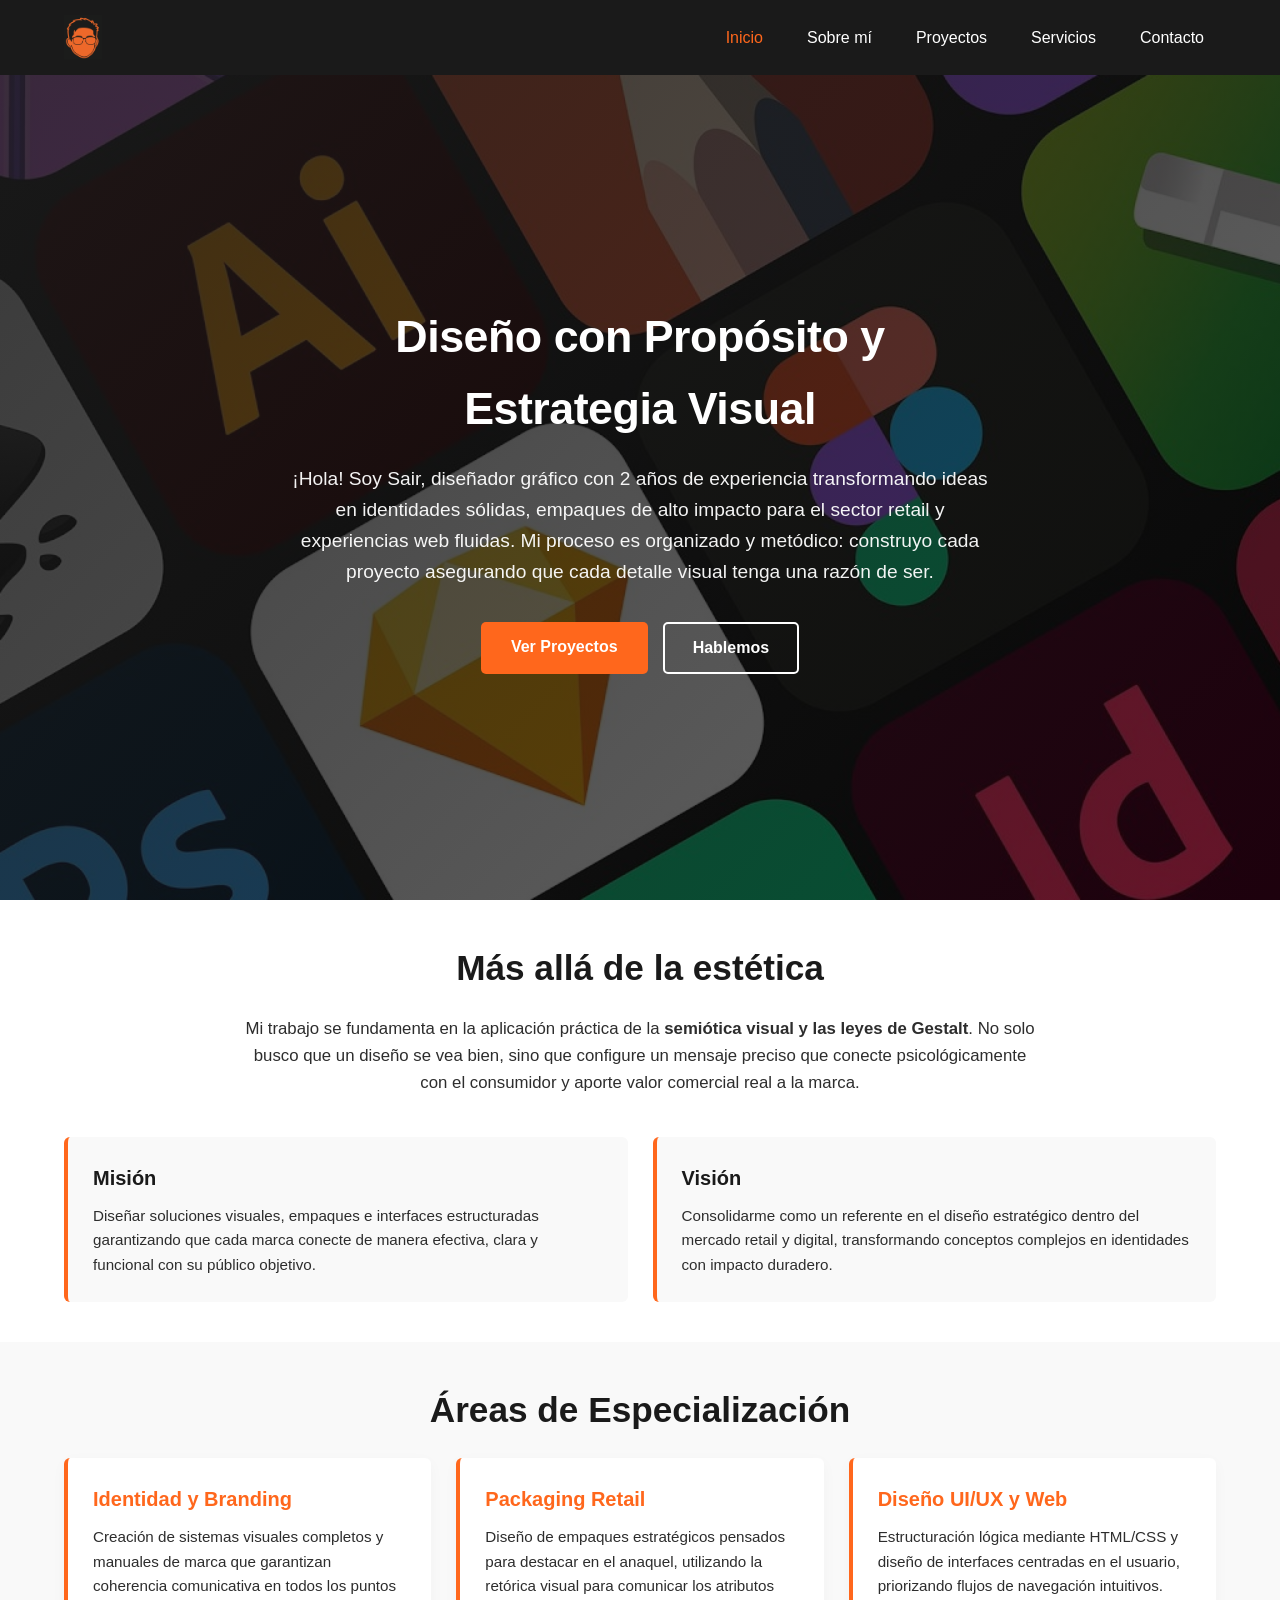
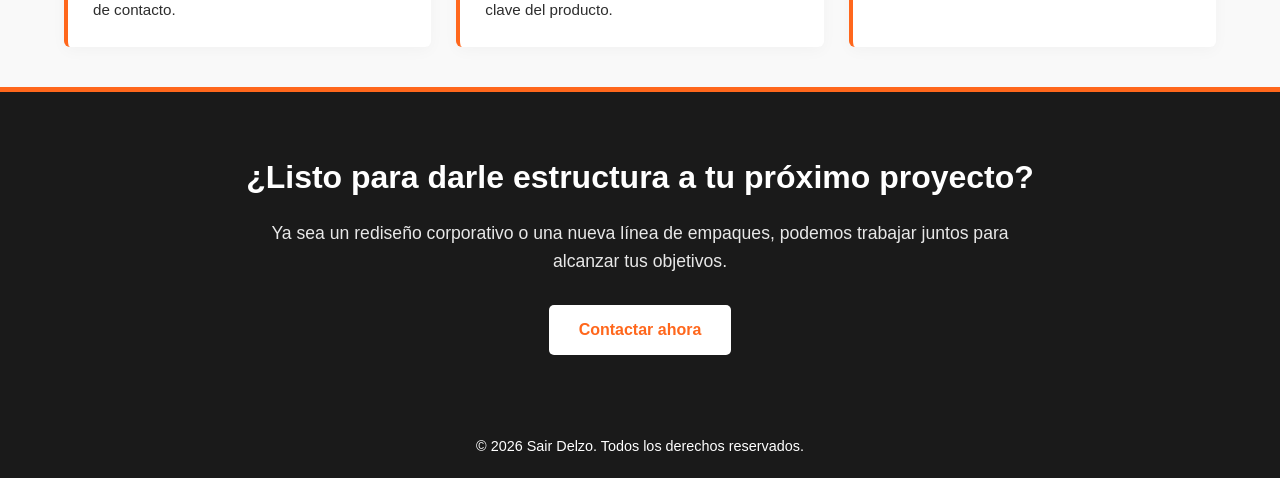
<file: index.html>
<!DOCTYPE html>
<html lang="es">
<head>
    <meta charset="UTF-8">
    <meta name="viewport" content="width=device-width, initial-scale=1.0">
    <title>Mi Portafolio</title>
    <link rel="stylesheet" href="CSS/style.css">
</head>
<body>
    <header id="main-header">
        <div class="header-contenedor">
            <a href="index.html" id="logo-link">
                <img src="imagenes/marca.png" alt="Logo de Mi Portafolio" id="logo-img">
            </a>          
            <nav class="navbar">
                <ul class="nav-links">
                    <li><a href="#inicio" class="nav-item active">Inicio</a></li>
                    <li><a href="pages/sobre-mi.html" class="nav-item">Sobre mí</a></li>
                    <li><a href="pages/proyectos.html" class="nav-item">Proyectos</a></li>
                    <li><a href="#servicios" class="nav-item">Servicios</a></li>
                    <li><a href="#contacto" class="nav-item">Contacto</a></li>
                </ul>
            </nav>
        </div>
    </header>

    <main>
        <section id="inicio" class="hero-fondo">
            <div class="hero-overlay"></div> 
            <div class="hero-content">
                <h1 class="main-title text-light">Diseño con Propósito y Estrategia Visual</h1>
                <p class="intro-paragraph text-light">
                    ¡Hola! Soy Sair, diseñador gráfico con 2 años de experiencia transformando ideas en identidades sólidas, empaques de alto impacto para el sector retail y experiencias web fluidas. Mi proceso es organizado y metódico: construyo cada proyecto asegurando que cada detalle visual tenga una razón de ser.
                </p>
                <div class="hero-botones">
                    <a href="pages/proyectos.html" class="btn-proyecto">Ver Proyectos</a>
                    <a href="pages/contacto.html" class="btn-secundario">Hablemos</a>
                </div>
            </div>
        </section>

        <section id="enfoque" class="seccion-espaciada fondo-blanco">
            <div class="contenedor-bloque">
                <div class="cabecera-seccion" style="text-align: center; margin-bottom: 40px;">
                    <h2 class="subtitulo-seccion">Más allá de la estética</h2>
                    <p class="parrafo-comun" style="max-width: 800px; margin: 0 auto;">
                        Mi trabajo se fundamenta en la aplicación práctica de la <strong>semiótica visual y las leyes de Gestalt</strong>. No solo busco que un diseño se vea bien, sino que configure un mensaje preciso que conecte psicológicamente con el consumidor y aporte valor comercial real a la marca.
                    </p>
                </div>
                
                <div class="grid-habilidades">
                    <div class="tarjeta-habilidad">
                        <h4>Misión</h4>
                        <p>Diseñar soluciones visuales, empaques e interfaces estructuradas garantizando que cada marca conecte de manera efectiva, clara y funcional con su público objetivo.</p>
                    </div>
                    <div class="tarjeta-habilidad">
                        <h4>Visión</h4>
                        <p>Consolidarme como un referente en el diseño estratégico dentro del mercado retail y digital, transformando conceptos complejos en identidades con impacto duradero.</p>
                    </div>
                </div>
            </div>
        </section>

        <section id="servicios-resumen" class="seccion-espaciada">
            <div class="contenedor-bloque">
                <h2 class="subtitulo-seccion centrado espaciado-inferior">Áreas de Especialización</h2>
                <div class="grid-habilidades">
                    <div class="tarjeta-habilidad tarjeta-blanca">
                        <h4 class="texto-acento">Identidad y Branding</h4>
                        <p>Creación de sistemas visuales completos y manuales de marca que garantizan coherencia comunicativa en todos los puntos de contacto.</p>
                    </div>
                    <div class="tarjeta-habilidad tarjeta-blanca">
                        <h4 class="texto-acento">Packaging Retail</h4>
                        <p>Diseño de empaques estratégicos pensados para destacar en el anaquel, utilizando la retórica visual para comunicar los atributos clave del producto.</p>
                    </div>
                    <div class="tarjeta-habilidad tarjeta-blanca">
                        <h4 class="texto-acento">Diseño UI/UX y Web</h4>
                        <p>Estructuración lógica mediante HTML/CSS y diseño de interfaces centradas en el usuario, priorizando flujos de navegación intuitivos.</p>
                    </div>
                </div>
            </div>
        </section>

        <section class="seccion-cta">
            <div class="contenedor-bloque cta-contenido">
                <h2 class="text-light titulo-cta">¿Listo para darle estructura a tu próximo proyecto?</h2>
                <p class="text-light parrafo-cta">Ya sea un rediseño corporativo o una nueva línea de empaques, podemos trabajar juntos para alcanzar tus objetivos.</p>
                <a href="pages/contacto.html" class="btn-proyecto btn-blanco">Contactar ahora</a>
            </div>
        </section>
    </main>

    <footer id="main-footer">
        <p>&copy; 2026 Sair Delzo. Todos los derechos reservados.</p>
    </footer>
</body>
</html>
</file>
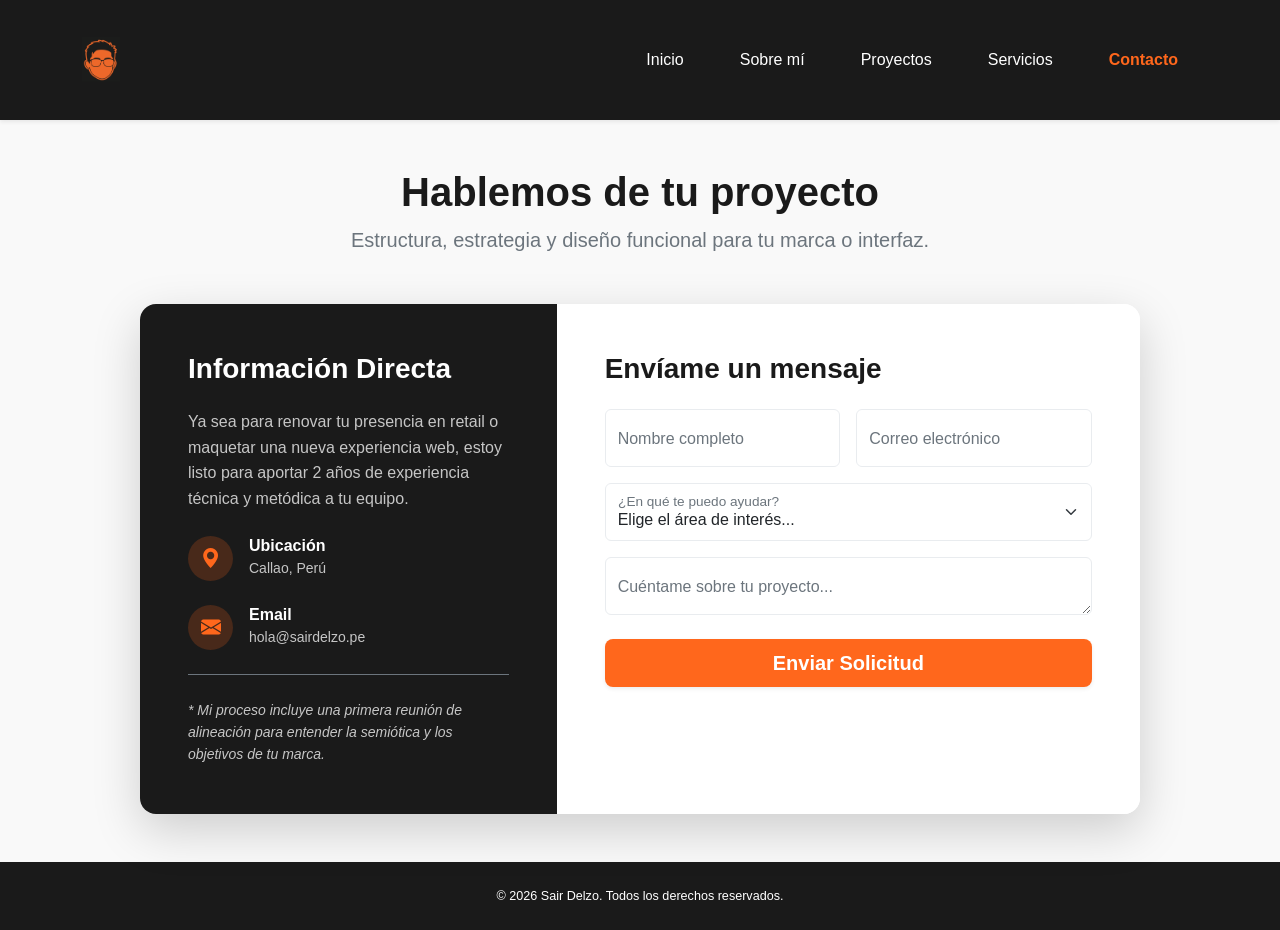
<file: pages/contacto.html>
<!DOCTYPE html>
<html lang="es">
<head>
    <meta charset="UTF-8">
    <meta name="viewport" content="width=device-width, initial-scale=1.0">
    <title>Contacto - Mi Portafolio</title>
    
    <link href="https://cdn.jsdelivr.net/npm/bootstrap@5.3.3/dist/css/bootstrap.min.css" rel="stylesheet">
    <link rel="stylesheet" href="https://cdn.jsdelivr.net/npm/bootstrap-icons@1.11.1/font/bootstrap-icons.css">
    
    <link rel="stylesheet" href="../CSS/style.css">
</head>
<body class="d-flex flex-column min-vh-100">

    <header id="main-header" class="sticky-top shadow-sm fondo-oscuro-marca">
        <nav class="navbar navbar-expand-lg navbar-dark py-3">
            <div class="container">
                <a class="navbar-brand" href="../index.html">
                    <img src="../imagenes/marca.png" alt="Logo de Mi Portafolio" id="logo-img">
                </a>
                
                <button class="navbar-toggler" type="button" data-bs-toggle="collapse" data-bs-target="#navbarNav">
                    <span class="navbar-toggler-icon"></span>
                </button>
                
                <div class="collapse navbar-collapse" id="navbarNav">
                    <ul class="navbar-nav ms-auto gap-3">
                        <li class="nav-item"><a href="../index.html" class="nav-link text-white">Inicio</a></li>
                        <li class="nav-item"><a href="sobre-mi.html" class="nav-link text-white">Sobre mí</a></li>
                        <li class="nav-item"><a href="proyectos.html" class="nav-link text-white">Proyectos</a></li>
                        <li class="nav-item"><a href="servicios.html" class="nav-link text-white">Servicios</a></li>
                        <li class="nav-item"><a href="contacto.html" class="nav-link active fw-bold texto-naranja">Contacto</a></li>
                    </ul>
                </div>
            </div>
        </nav>
    </header>

    <main class="flex-grow-1 py-5 d-flex align-items-center">
        <div class="container">
            <div class="text-center mb-5">
                <h1 class="fw-bold texto-oscuro-marca">Hablemos de tu proyecto</h1>
                <p class="text-secondary lead">Estructura, estrategia y diseño funcional para tu marca o interfaz.</p>
            </div>

            <div class="card border-0 shadow-lg overflow-hidden rounded-4 mx-auto ancho-maximo-1000">
                <div class="row g-0">
                    
                    <div class="col-lg-5 text-white p-5 d-flex flex-column justify-content-center fondo-oscuro-marca">
                        <h3 class="fw-bold mb-4">Información Directa</h3>
                        <p class="mb-4 opacity-75">Ya sea para renovar tu presencia en retail o maquetar una nueva experiencia web, estoy listo para aportar 2 años de experiencia técnica y metódica a tu equipo.</p>
                        
                        <div class="d-flex align-items-center mb-4">
                            <div class="icono-contacto-circulo me-3">
                                <i class="bi bi-geo-alt-fill fs-5"></i>
                            </div>
                            <div>
                                <h6 class="mb-0 fw-bold">Ubicación</h6>
                                <span class="small opacity-75">Callao, Perú</span>
                            </div>
                        </div>

                        <div class="d-flex align-items-center mb-4">
                            <div class="icono-contacto-circulo me-3">
                                <i class="bi bi-envelope-fill fs-5"></i>
                            </div>
                            <div>
                                <h6 class="mb-0 fw-bold">Email</h6>
                                <span class="small opacity-75">hola@sairdelzo.pe</span>
                            </div>
                        </div>
                        
                        <div class="mt-auto pt-4 border-top border-secondary">
                            <p class="small mb-0 opacity-75"><em>* Mi proceso incluye una primera reunión de alineación para entender la semiótica y los objetivos de tu marca.</em></p>
                        </div>
                    </div>

                    <div class="col-lg-7 bg-white p-5">
                        <h3 class="fw-bold mb-4 texto-oscuro-marca">Envíame un mensaje</h3>
                        
                        <form action="#" method="POST">
                            <div class="row g-3">
                                <div class="col-md-6">
                                    <div class="form-floating">
                                        <input type="text" class="form-control focus-ring focus-ring-warning border-light-subtle" id="nombre" placeholder="Tu nombre" required>
                                        <label for="nombre" class="text-secondary">Nombre completo</label>
                                    </div>
                                </div>
                                
                                <div class="col-md-6">
                                    <div class="form-floating">
                                        <input type="email" class="form-control focus-ring focus-ring-warning border-light-subtle" id="email" placeholder="tu@correo.com" required>
                                        <label for="email" class="text-secondary">Correo electrónico</label>
                                    </div>
                                </div>

                                <div class="col-12">
                                    <div class="form-floating">
                                        <select class="form-select focus-ring focus-ring-warning border-light-subtle" id="servicio" aria-label="Selecciona un servicio">
                                            <option selected disabled>Elige el área de interés...</option>
                                            <option value="branding">Identidad Visual y Branding</option>
                                            <option value="packaging">Packaging para Retail</option>
                                            <option value="uxui">Diseño Web / UX-UI</option>
                                            <option value="otro">Otro proyecto</option>
                                        </select>
                                        <label for="servicio" class="text-secondary">¿En qué te puedo ayudar?</label>
                                    </div>
                                </div>

                                <div class="col-12">
                                    <div class="form-floating">
                                        <textarea class="form-control focus-ring focus-ring-warning border-light-subtle area-mensaje" placeholder="Escribe tu mensaje aquí" id="mensaje" required></textarea>
                                        <label for="mensaje" class="text-secondary">Cuéntame sobre tu proyecto...</label>
                                    </div>
                                </div>

                                <div class="col-12 mt-4">
                                    <button type="submit" class="btn btn-contacto text-white w-100 btn-lg fw-bold shadow-sm">
                                        Enviar Solicitud
                                    </button>
                                </div>
                            </div>
                        </form>
                    </div>

                </div>
            </div>
        </div>
    </main>

    <footer id="main-footer" class="py-4 text-center mt-auto">
        <div class="container">
            <p class="mb-0 small text-white">&copy; 2026 Sair Delzo. Todos los derechos reservados.</p>
        </div>
    </footer>

    <script src="https://cdn.jsdelivr.net/npm/bootstrap@5.3.3/dist/js/bootstrap.bundle.min.js"></script>
    
</body>
</html>
</file>
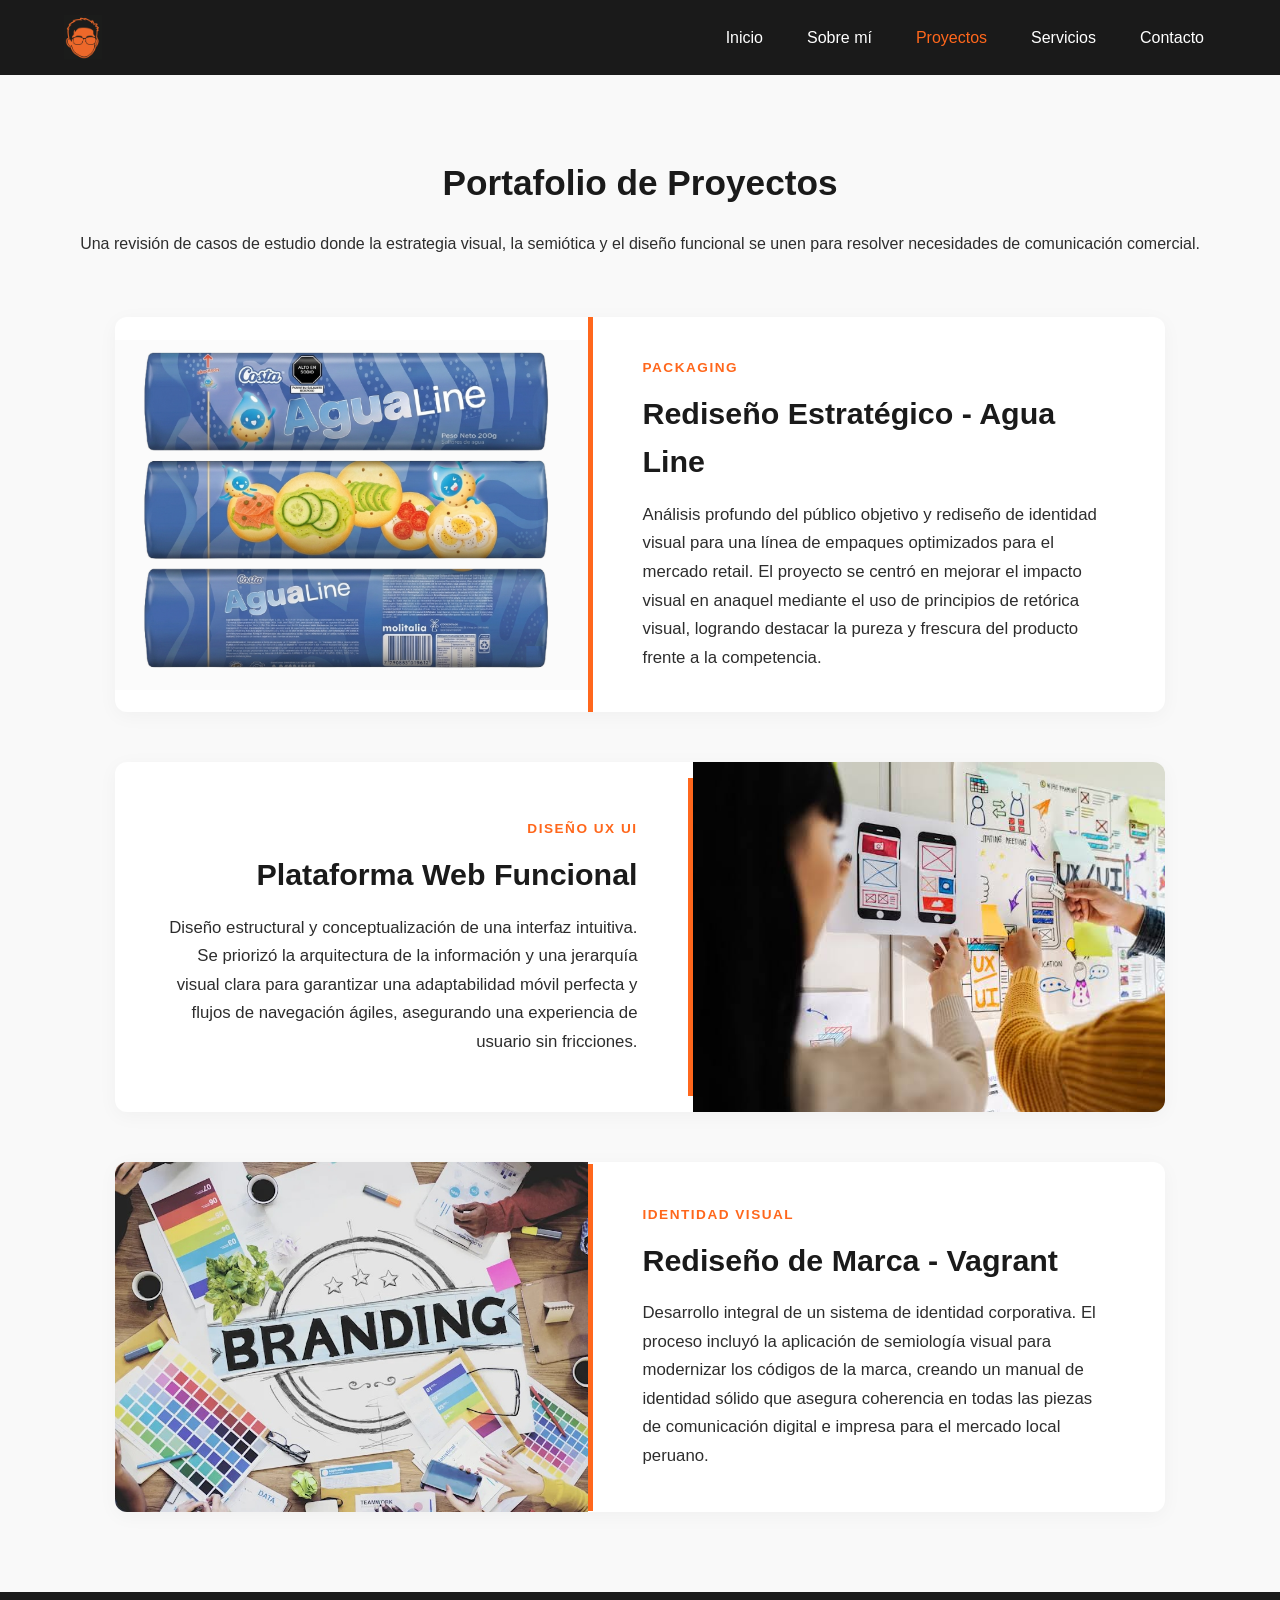
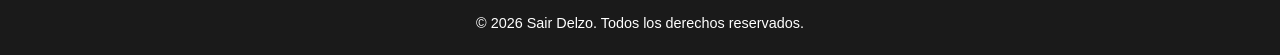
<file: pages/proyectos.html>
<!DOCTYPE html>
<html lang="es">
<head>
    <meta charset="UTF-8">
    <meta name="viewport" content="width=device-width, initial-scale=1.0">
    <title>Proyectos - Mi Portafolio</title>
    <link rel="stylesheet" href="../CSS/style.css">
</head>
<body>
    <header id="main-header">
        <div class="header-contenedor">
            <a href="../index.html" id="logo-link">
                <img src="../imagenes/marca.png" alt="Logo de Mi Portafolio" id="logo-img">
            </a>     
        
            <nav class="navbar">
                <ul class="nav-links">
                    <li><a href="../index.html" class="nav-item">Inicio</a></li>
                    <li><a href="sobre-mi.html" class="nav-item">Sobre mí</a></li>
                    <li><a href="proyectos.html" class="nav-item active">Proyectos</a></li>
                    <li><a href="servicios.html" class="nav-item">Servicios</a></li>
                    <li><a href="contacto.html" class="nav-item">Contacto</a></li>
                </ul>
            </nav>
        </div>
    </header>

    <main class="contenido-paginas">
        <section class="seccion-espaciada">
            <div class="contenedor-bloque">
                <div class="cabecera-proyectos">
                    <h2 class="subtitulo-seccion">Portafolio de Proyectos</h2>
                    <p class="descripcion-introductoria">Una revisión de casos de estudio donde la estrategia visual, la semiótica y el diseño funcional se unen para resolver necesidades de comunicación comercial.</p>
                </div>
                
                <div class="lista-proyectos-alternos">
                    <article class="proyecto-alterno">
                        <div class="alterno-imagen">
                            <img src="../imagenes/agua-line.png" alt="Rediseño de empaque Agua Line con enfoque en retórica visual">
                        </div>
                        <div class="alterno-texto">
                            <span class="categoria-proyecto">Packaging</span>
                            <h3 class="titulo-proyecto-texto">Rediseño Estratégico - Agua Line</h3>
                            <p class="extracto-proyecto-texto">Análisis profundo del público objetivo y rediseño de identidad visual para una línea de empaques optimizados para el mercado retail. El proyecto se centró en mejorar el impacto visual en anaquel mediante el uso de principios de retórica visual, logrando destacar la pureza y frescura del producto frente a la competencia.</p>
                        </div>
                    </article>

                    <article class="proyecto-alterno inverso">
                        <div class="alterno-imagen">
                            <img src="../imagenes/ux-ui.jpeg" alt="Maquetación HTML y CSS de Plataforma Web">
                        </div>
                        <div class="alterno-texto">
                            <span class="categoria-proyecto"> Diseño UX UI</span>
                            <h3 class="titulo-proyecto-texto">Plataforma Web Funcional</h3>
                            <p class="extracto-proyecto-texto">Diseño estructural y conceptualización de una interfaz intuitiva. Se priorizó la arquitectura de la información y una jerarquía visual clara para garantizar una adaptabilidad móvil perfecta y flujos de navegación ágiles, asegurando una experiencia de usuario sin fricciones.</p>
                        </div>
                    </article>

                    <article class="proyecto-alterno">
                        <div class="alterno-imagen">
                            <img src="../imagenes/branding.jpeg" alt="Manual de marca y semiología visual de Vagrant">
                        </div>
                        <div class="alterno-texto">
                            <span class="categoria-proyecto">Identidad Visual</span>
                            <h3 class="titulo-proyecto-texto">Rediseño de Marca - Vagrant</h3>
                            <p class="extracto-proyecto-texto">Desarrollo integral de un sistema de identidad corporativa. El proceso incluyó la aplicación de semiología visual para modernizar los códigos de la marca, creando un manual de identidad sólido que asegura coherencia en todas las piezas de comunicación digital e impresa para el mercado local peruano.</p>
                        </div>
                    </article>
                </div>
            </div>
        </section>
    </main>

    <footer id="main-footer">
        <p>&copy; 2026 Sair Delzo. Todos los derechos reservados.</p>
    </footer>
</body>
</html>
</file>
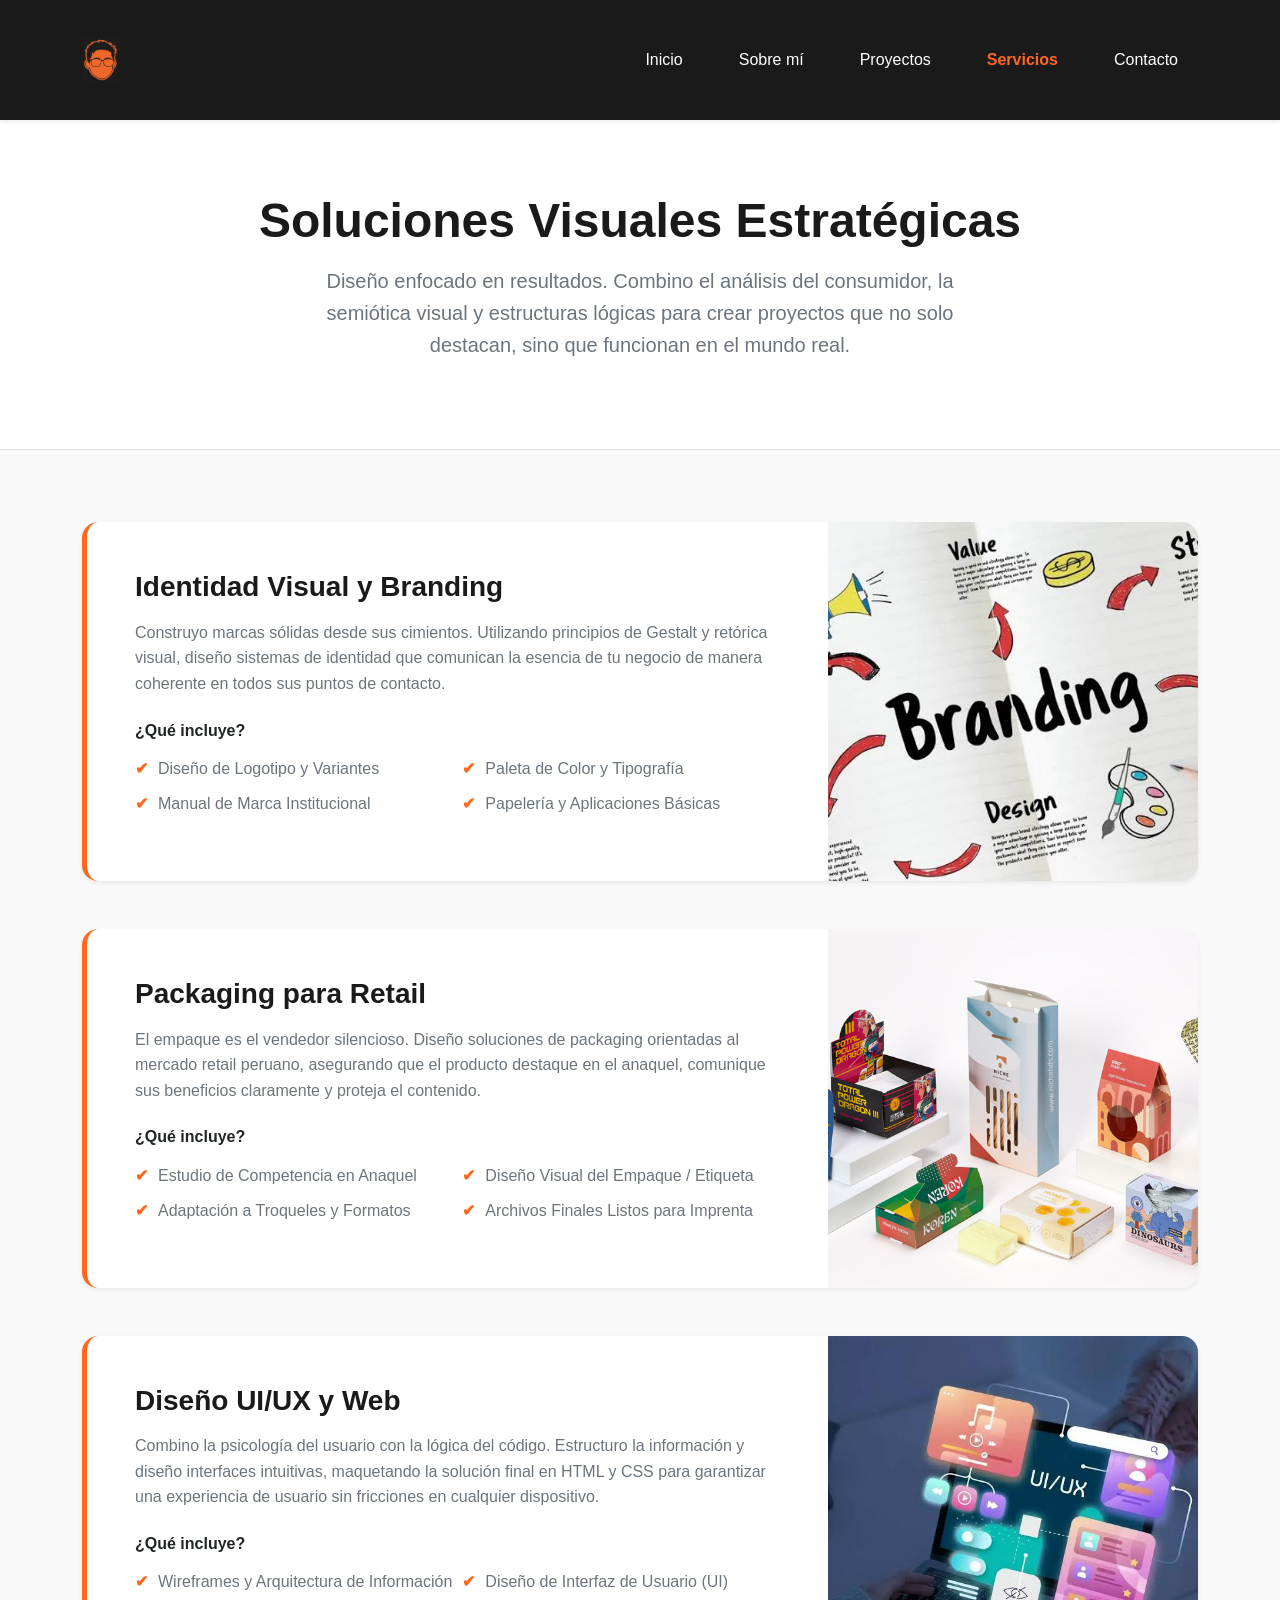
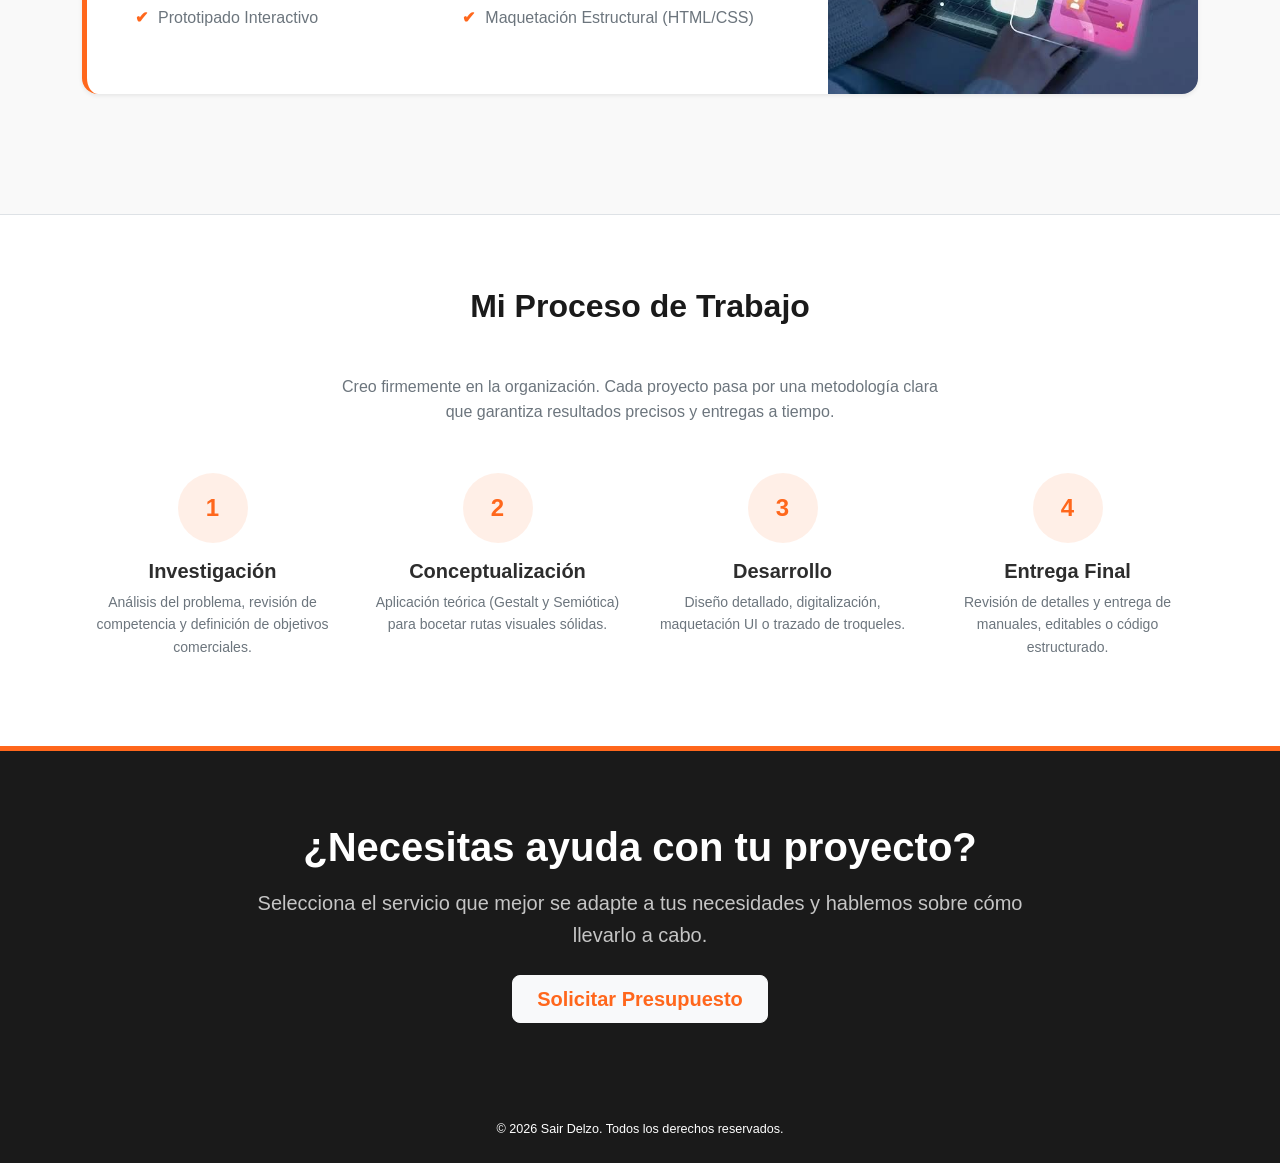
<file: pages/servicios.html>
<!DOCTYPE html>
<html lang="es">
<head>
    <meta charset="UTF-8">
    <meta name="viewport" content="width=device-width, initial-scale=1.0">
    <title>Servicios - Mi Portafolio</title>
    
    <link href="https://cdn.jsdelivr.net/npm/bootstrap@5.3.3/dist/css/bootstrap.min.css" rel="stylesheet">
    
    <link rel="stylesheet" href="../CSS/style.css">
</head>
<body class="d-flex flex-column min-vh-100">

    <header id="main-header" class="sticky-top shadow-sm">
        <nav class="navbar navbar-expand-lg navbar-dark py-3">
            <div class="container">
                <a class="navbar-brand" href="../index.html">
                    <img src="../imagenes/marca.png" alt="Logo de Mi Portafolio" id="logo-img">
                </a>
                <button class="navbar-toggler" type="button" data-bs-toggle="collapse" data-bs-target="#navbarNav">
                    <span class="navbar-toggler-icon"></span>
                </button>
                <div class="collapse navbar-collapse" id="navbarNav">
                    <ul class="navbar-nav ms-auto gap-3">
                        <li class="nav-item"><a href="../index.html" class="nav-link text-white">Inicio</a></li>
                        <li class="nav-item"><a href="sobre-mi.html" class="nav-link text-white">Sobre mí</a></li>
                        <li class="nav-item"><a href="proyectos.html" class="nav-link text-white">Proyectos</a></li>
                        <li class="nav-item"><a href="servicios.html" class="nav-link active fw-bold texto-naranja">Servicios</a></li>
                        <li class="nav-item"><a href="contacto.html" class="nav-link text-white">Contacto</a></li>
                    </ul>
                </div>
            </div>
        </nav>
    </header>

    <main class="flex-grow-1">
        
        <section class="py-5 bg-white border-bottom">
            <div class="container py-4 text-center">
                <h1 class="display-5 fw-bold mb-3 texto-oscuro-marca">Soluciones Visuales Estratégicas</h1>
                <p class="lead text-secondary mx-auto ancho-maximo-700">
                    Diseño enfocado en resultados. Combino el análisis del consumidor, la semiótica visual y estructuras lógicas para crear proyectos que no solo destacan, sino que funcionan en el mundo real.
                </p>
            </div>
        </section>

        <section class="py-5">
            <div class="container py-4">
                
                <div class="card border-0 shadow-sm mb-5 rounded-4 overflow-hidden tarjeta-borde-naranja">
                    <div class="row g-0 h-100">
                        <div class="col-lg-8 p-5">
                            <h3 class="fw-bold mb-3 texto-oscuro-marca">Identidad Visual y Branding</h3>
                            <p class="text-secondary mb-4">Construyo marcas sólidas desde sus cimientos. Utilizando principios de Gestalt y retórica visual, diseño sistemas de identidad que comunican la esencia de tu negocio de manera coherente en todos sus puntos de contacto.</p>
                            
                            <h6 class="fw-bold mb-3">¿Qué incluye?</h6>
                            <ul class="lista-con-checks-naranjas text-secondary">
                                <li>Diseño de Logotipo y Variantes</li>
                                <li>Paleta de Color y Tipografía</li>
                                <li>Manual de Marca Institucional</li>
                                <li>Papelería y Aplicaciones Básicas</li>
                            </ul>
                        </div>
                        <div class="col-lg-4 d-none d-lg-block p-0">
                            <img src="../imagenes/Imagen1.jpeg" alt="Muestra de Branding" class="w-100 h-100" style="object-fit: cover;">
                        </div>
                    </div>
                </div>

                <div class="card border-0 shadow-sm mb-5 rounded-4 overflow-hidden tarjeta-borde-naranja">
                    <div class="row g-0 h-100">
                        <div class="col-lg-8 p-5">
                            <h3 class="fw-bold mb-3 texto-oscuro-marca">Packaging para Retail</h3>
                            <p class="text-secondary mb-4">El empaque es el vendedor silencioso. Diseño soluciones de packaging orientadas al mercado retail peruano, asegurando que el producto destaque en el anaquel, comunique sus beneficios claramente y proteja el contenido.</p>
                            
                            <h6 class="fw-bold mb-3">¿Qué incluye?</h6>
                            <ul class="lista-con-checks-naranjas text-secondary">
                                <li>Estudio de Competencia en Anaquel</li>
                                <li>Diseño Visual del Empaque / Etiqueta</li>
                                <li>Adaptación a Troqueles y Formatos</li>
                                <li>Archivos Finales Listos para Imprenta</li>
                            </ul>
                        </div>
                        <div class="col-lg-4 d-none d-lg-block p-0">
                            <img src="../imagenes/Imagen2.jpg" alt="Muestra de Packaging" class="w-100 h-100" style="object-fit: cover;">
                        </div>
                    </div>
                </div>

                <div class="card border-0 shadow-sm mb-5 rounded-4 overflow-hidden tarjeta-borde-naranja">
                    <div class="row g-0 h-100">
                        <div class="col-lg-8 p-5">
                            <h3 class="fw-bold mb-3 texto-oscuro-marca">Diseño UI/UX y Web</h3>
                            <p class="text-secondary mb-4">Combino la psicología del usuario con la lógica del código. Estructuro la información y diseño interfaces intuitivas, maquetando la solución final en HTML y CSS para garantizar una experiencia de usuario sin fricciones en cualquier dispositivo.</p>
                            
                            <h6 class="fw-bold mb-3">¿Qué incluye?</h6>
                            <ul class="lista-con-checks-naranjas text-secondary">
                                <li>Wireframes y Arquitectura de Información</li>
                                <li>Diseño de Interfaz de Usuario (UI)</li>
                                <li>Prototipado Interactivo</li>
                                <li>Maquetación Estructural (HTML/CSS)</li>
                            </ul>
                        </div>
                        <div class="col-lg-4 d-none d-lg-block p-0">
                            <img src="../imagenes/Imagen3.jpeg" alt="Muestra de UI/UX" class="w-100 h-100" style="object-fit: cover;">
                        </div>
                    </div>
                </div>

            </div>
        </section>

        <section class="py-5 bg-white border-top">
            <div class="container py-4">
                <h2 class="text-center fw-bold mb-5 texto-oscuro-marca">Mi Proceso de Trabajo</h2>
                <p class="text-center text-secondary mb-5 mx-auto ancho-maximo-600">Creo firmemente en la organización. Cada proyecto pasa por una metodología clara que garantiza resultados precisos y entregas a tiempo.</p>
                
                <div class="row g-4 text-center">
                    <div class="col-md-3">
                        <div class="numero-en-circulo mb-3 mx-auto">1</div>
                        <h5 class="fw-bold">Investigación</h5>
                        <p class="small text-secondary">Análisis del problema, revisión de competencia y definición de objetivos comerciales.</p>
                    </div>
                    <div class="col-md-3">
                        <div class="numero-en-circulo mb-3 mx-auto">2</div>
                        <h5 class="fw-bold">Conceptualización</h5>
                        <p class="small text-secondary">Aplicación teórica (Gestalt y Semiótica) para bocetar rutas visuales sólidas.</p>
                    </div>
                    <div class="col-md-3">
                        <div class="numero-en-circulo mb-3 mx-auto">3</div>
                        <h5 class="fw-bold">Desarrollo</h5>
                        <p class="small text-secondary">Diseño detallado, digitalización, maquetación UI o trazado de troqueles.</p>
                    </div>
                    <div class="col-md-3">
                        <div class="numero-en-circulo mb-3 mx-auto">4</div>
                        <h5 class="fw-bold">Entrega Final</h5>
                        <p class="small text-secondary">Revisión de detalles y entrega de manuales, editables o código estructurado.</p>
                    </div>
                </div>
            </div>
        </section>

        <section class="py-5 text-center text-white fondo-oscuro-marca linea-superior-naranja">
            <div class="container py-4 mx-auto ancho-maximo-800">
                <h2 class="display-6 fw-bold mb-3">¿Necesitas ayuda con tu proyecto?</h2>
                <p class="lead mb-4 opacity-75">Selecciona el servicio que mejor se adapte a tus necesidades y hablemos sobre cómo llevarlo a cabo.</p>
                <a href="contacto.html" class="btn btn-light btn-lg fw-bold px-4 py-2 texto-naranja">Solicitar Presupuesto</a>
            </div>
        </section>

    </main>

    <footer id="main-footer" class="py-4 mt-auto">
        <div class="container">
            <p class="mb-0 small">&copy; 2026 Sair Delzo. Todos los derechos reservados.</p>
        </div>
    </footer>

    <script src="https://cdn.jsdelivr.net/npm/bootstrap@5.3.3/dist/js/bootstrap.bundle.min.js"></script>
    
</body>
</html>
</file>
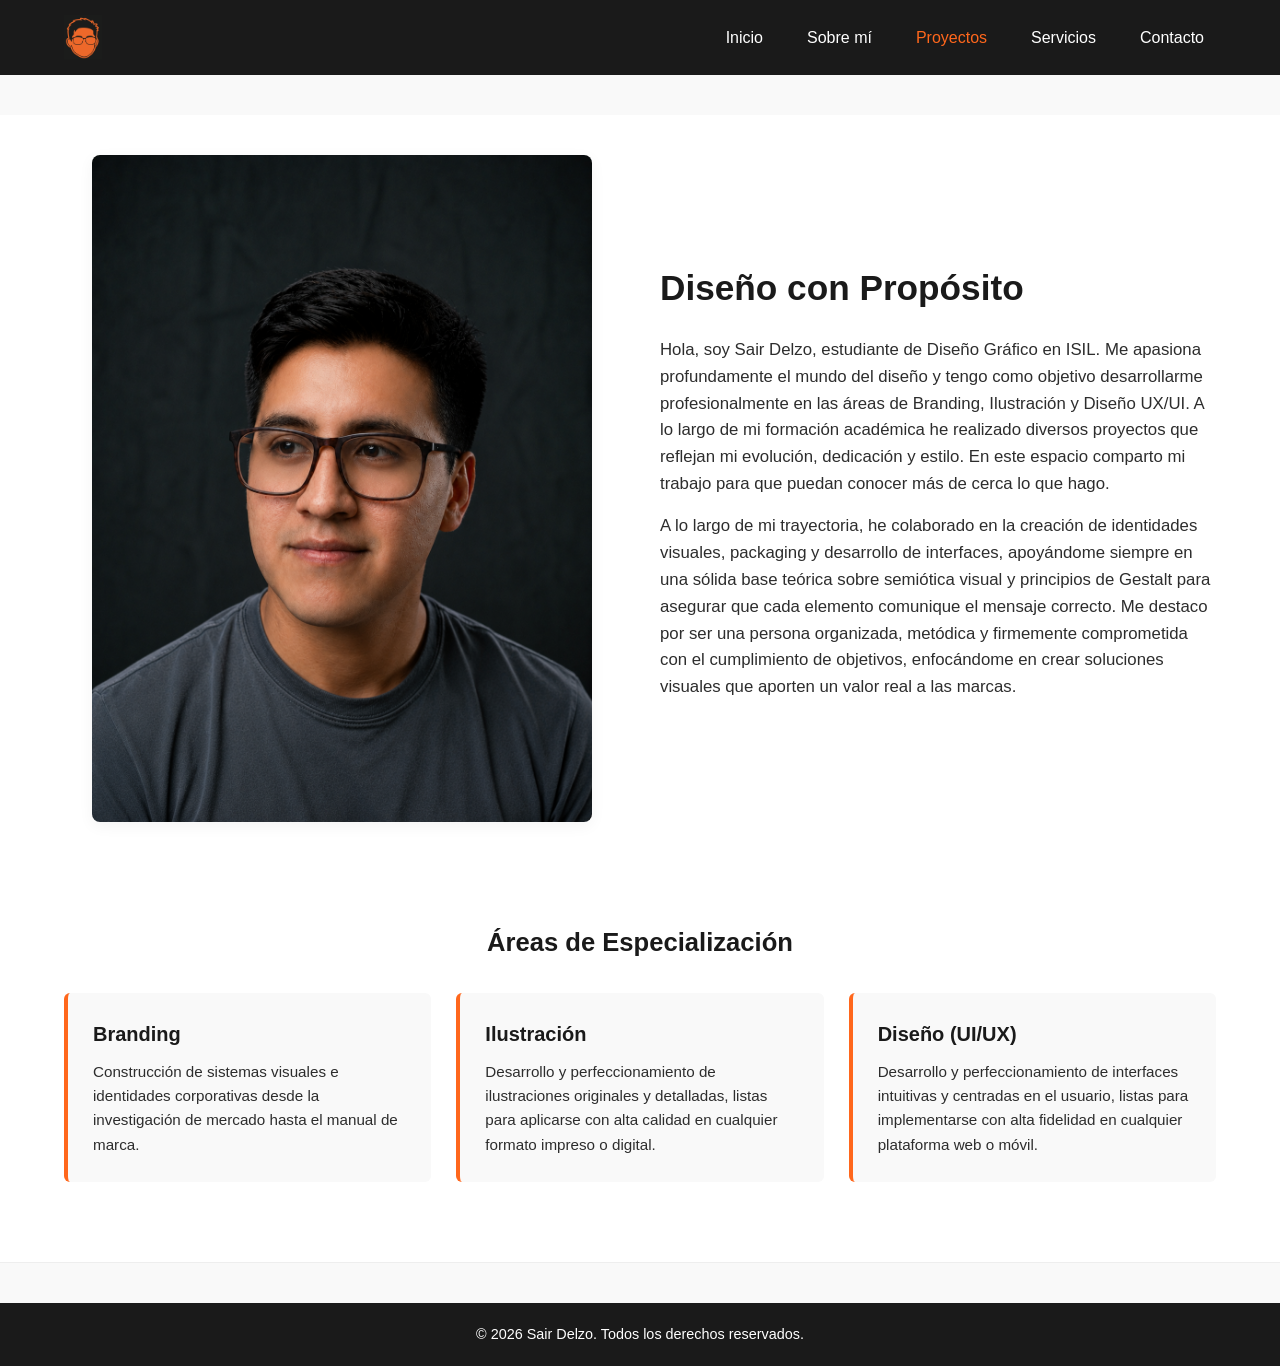
<file: pages/sobre-mi.html>
<!DOCTYPE html>
<html lang="es">
<head>
    <meta charset="UTF-8">
    <meta name="viewport" content="width=device-width, initial-scale=1.0">
    <title>Sobre Mí - Mi Portafolio</title>
    <link rel="stylesheet" href="../CSS/style.css">
</head>
<body>
    <header id="main-header">
    <div class="header-contenedor">
            <a href="../index.html" id="logo-link">
                <img src="../imagenes/marca.png" alt="Logo de Mi Portafolio" id="logo-img">
            </a>     
        
            <nav class="navbar">
                <ul class="nav-links">
                    <li><a href="../index.html" class="nav-item">Inicio</a></li>
                    <li><a href="sobre-mi.html" class="nav-item">Sobre mí</a></li>
                    <li><a href="proyectos.html" class="nav-item active">Proyectos</a></li>
                    <li><a href="servicios.html" class="nav-item">Servicios</a></li>
                    <li><a href="contacto.html" class="nav-item">Contacto</a></li>
                </ul>
            </nav>
        </div>
    </header>

    <main class="contenido-paginas">
        <section class="seccion-espaciada fondo-blanco">
            <div class="contenedor-bloque">
                <div class="grid-sobre-mi">
                    <div class="columna-imagen">
                        <img src="../imagenes/Perfil.png" alt="Sair Delzo - Diseñador Gráfico" class="imagen-perfil">
                    </div>
                    <div class="columna-texto">
                        <h2 class="subtitulo-seccion">Diseño con Propósito</h2>
                        <p class="parrafo-comun">
                            Hola, soy Sair Delzo, estudiante de Diseño Gráfico en ISIL. Me apasiona profundamente el mundo del diseño y tengo como objetivo desarrollarme profesionalmente en las áreas de Branding, Ilustración y Diseño UX/UI. A lo largo de mi formación académica he realizado diversos proyectos que reflejan mi evolución, dedicación y estilo. En este espacio comparto mi trabajo para que puedan conocer más de cerca lo que hago.</p>
                        <p class="parrafo-comun">
                            A lo largo de mi trayectoria, he colaborado en la creación de identidades visuales, packaging y desarrollo de interfaces, apoyándome siempre en una sólida base teórica sobre semiótica visual y principios de Gestalt para asegurar que cada elemento comunique el mensaje correcto. Me destaco por ser una persona organizada, metódica y firmemente comprometida con el cumplimiento de objetivos, enfocándome en crear soluciones visuales que aporten un valor real a las marcas.</p>
                    </div>
                </div>
            </div>
        </section>

        <section class="seccion-habilidades fondo-blanco">
            <div class="contenedor-bloque">
                <h3 class="titulo-intermedio">Áreas de Especialización</h3>
                <div class="grid-habilidades">
                    <div class="tarjeta-habilidad">
                        <h4>Branding</h4>
                        <p>Construcción de sistemas visuales e identidades corporativas desde la investigación de mercado hasta el manual de marca.</p>
                    </div>
                    <div class="tarjeta-habilidad">
                        <h4>Ilustración</h4>
                        <p>Desarrollo y perfeccionamiento de ilustraciones originales y detalladas, listas para aplicarse con alta calidad en cualquier formato impreso o digital.</p>
                    </div>
                    <div class="tarjeta-habilidad">
                        <h4>Diseño (UI/UX)</h4>
                        <p>Desarrollo y perfeccionamiento de interfaces intuitivas y centradas en el usuario, listas para implementarse con alta fidelidad en cualquier plataforma web o móvil.</p>
                    </div>
                </div>
            </div>
        </section>
    </main>

    <footer id="main-footer">
        <p>&copy; 2026 Sair Delzo. Todos los derechos reservados.</p>
    </footer>
</body>
</html>
</file>
<file: CSS/style.css>
:root {
    --color-principal: #1a1a1a; 
    --color-acento: #ff671c;      
    --color-texto-oscuro: #2d2d2d;
    --color-texto-claro: #ffffff; 
    --color-fondo-suave: #f9f9f9; 
    --fuente-principal: 'Helvetica Neue', Arial, sans-serif;
}

* {
    margin: 0;
    padding: 0;
    box-sizing: border-box;
}

body {
    font-family: var(--fuente-principal);
    color: var(--color-texto-oscuro);
    line-height: 1.6;
    background-color: var(--color-fondo-suave);
    display: flex;
    flex-direction: column;
    min-height: 100vh; 
}

main {
    flex: 1; 
}

.fondo-blanco { background-color: #ffffff; }
.fondo-oscuro-marca { background-color: var(--color-principal) !important; }

.texto-acento,
.texto-naranja { color: var(--color-acento) !important; }
.texto-oscuro-marca { color: var(--color-principal) !important; }
.text-light { color: var(--color-texto-claro); }

.centrado { text-align: center; }
.espaciado-inferior { margin-bottom: 40px; }

.ancho-maximo-600 { max-width: 600px; }
.ancho-maximo-700 { max-width: 700px; }
.ancho-maximo-800 { max-width: 800px; }
.ancho-maximo-1000 { max-width: 1000px; }

.seccion-espaciada { padding: 40px 0; }
.contenido-paginas { padding: 40px 0; }

.contenedor-bloque {
    width: 90%;
    max-width: 1200px;
    margin: 0 auto;
}

#main-header {
    background-color: var(--color-principal);
    color: var(--color-texto-claro);
    position: sticky;
    top: 0;
    z-index: 1000;
    padding: 15px 0;
}

.header-contenedor {
    width: 90%;
    max-width: 1200px;
    margin: 0 auto; 
    display: flex;
    justify-content: space-between; 
    align-items: center;           
}

#logo-link {
    display: flex;       
    align-items: center;
}

#logo-img {
    height: 45px; 
    width: auto;        
    display: block;
    transition: transform 0.3s ease; 
}

#logo-img:hover {
    transform: scale(1.05); 
}

.nav-links {
    display: flex;
    list-style: none;
    gap: 20px; 
}

.nav-item {
    color: var(--color-texto-claro);
    text-decoration: none;
    font-size: 1rem;
    padding: 8px 12px;
    transition: color 0.3s ease;
}

.nav-item:hover, .nav-item.active {
    color: var(--color-acento);
}

#main-footer {
    background-color: var(--color-principal);
    color: var(--color-texto-claro);
    text-align: center;
    padding: 20px 10px;
    font-size: 0.9rem;
}

.btn-proyecto {
    display: inline-block;
    background-color: var(--color-acento);
    color: var(--color-texto-claro);
    text-decoration: none;
    padding: 12px 30px;
    border-radius: 5px;
    font-weight: bold;
    transition: transform 0.2s ease, background-color 0.3s ease;
}
.btn-proyecto:hover {
    background-color: #ca5215;
    transform: translateY(-2px);
}

.btn-secundario {
    display: inline-block;
    background-color: transparent;
    color: var(--color-texto-claro);
    text-decoration: none;
    padding: 11px 28px;
    border: 2px solid var(--color-texto-claro);
    border-radius: 5px;
    font-weight: bold;
    transition: all 0.3s ease;
}
.btn-secundario:hover {
    background-color: rgba(255, 255, 255, 0.1);
    transform: translateY(-2px);
}

.btn-blanco {
    background-color: #ffffff;
    color: var(--color-acento);
}
.btn-blanco:hover {
    background-color: #f2f2f2;
    color: var(--color-principal);
}

.btn-contacto {
    background-color: var(--color-acento);
    transition: transform 0.2s ease, background-color 0.3s ease;
}
.btn-contacto:hover {
    background-color: #ca5215;
    transform: translateY(-2px);
    color: #ffffff;
}

/* INICIO (HERO Y CTA)*/
.hero-fondo {
    min-height: calc(100vh - 75px);
    position: relative;
    display: flex;
    justify-content: center;
    align-items: center;
    padding: 40px 20px;
    background-image: url('../imagenes/diseño.jpg'); 
    background-size: cover;
    background-position: center;
    background-repeat: no-repeat;
    background-attachment: fixed; 
}

.hero-overlay {
    position: absolute;
    top: 0;
    left: 0;
    width: 100%;
    height: 100%;
    background: linear-gradient(135deg, rgba(26, 26, 26, 0.85) 0%, rgba(0, 0, 0, 0.6) 100%);
    z-index: 1;
}

.hero-content {
    max-width: 700px;
    margin: 0 auto;
    position: relative;
    z-index: 2;                    
    text-align: center;
}

.main-title {
    font-size: 2.8rem;
    margin-bottom: 20px;
    font-weight: 800;
    letter-spacing: -0.5px;
}

.intro-paragraph {
    font-size: 1.2rem;
    margin-bottom: 35px;
    opacity: 0.95;
}

.hero-botones {
    display: flex;
    gap: 15px;
    justify-content: center;
    flex-wrap: wrap;
}

.seccion-cta {
    background-color: var(--color-principal);
    padding: 60px 0;
    text-align: center;
    border-top: 5px solid var(--color-acento);
}

.cta-contenido {
    max-width: 800px;
    margin: 0 auto;
}

.titulo-cta {
    font-size: 2rem;
    margin-bottom: 15px;
}

.parrafo-cta {
    font-size: 1.1rem;
    margin-bottom: 30px;
    opacity: 0.9;
}

.subtitulo-seccion {
    font-size: 2.2rem;
    color: var(--color-principal);
    margin-bottom: 20px;
    font-weight: 700;
}

.titulo-intermedio {
    font-size: 1.6rem;
    color: var(--color-principal);
    margin-bottom: 30px;
    text-align: center;
}

.parrafo-comun {
    font-size: 1.05rem;
    margin-bottom: 15px;
    color: var(--color-texto-oscuro);
}

.grid-sobre-mi {
    display: flex;
    flex-wrap: wrap;
    gap: 40px;
    align-items: center;
}

.columna-imagen, .columna-texto { flex: 1 1 450px; }

.imagen-perfil {
    width: 100%;
    max-width: 500px;
    height: auto;
    border-radius: 8px;
    box-shadow: 0 4px 15px rgba(0, 0, 0, 0.05);
    display: block;
    margin: 0 auto;
}

.seccion-habilidades {
    padding: 60px 0 80px 0;
    border-bottom: 1px solid #eeeeee;
}

.grid-habilidades {
    display: flex;
    flex-wrap: wrap;
    gap: 25px;
}

.tarjeta-habilidad {
    flex: 1 1 300px;
    background-color: var(--color-fondo-suave);
    padding: 25px;
    border-radius: 6px;
    border-left: 4px solid var(--color-acento);
}

.tarjeta-habilidad h4 {
    font-size: 1.25rem;
    color: var(--color-principal);
    margin-bottom: 10px;
}

.tarjeta-habilidad p {
    font-size: 0.95rem;
    color: var(--color-texto-oscuro);
}

.tarjeta-blanca {
    background-color: #ffffff;
    border-color: var(--color-acento);
    box-shadow: 0 4px 15px rgba(0,0,0,0.03);
}

.cabecera-proyectos {
    text-align: center;
    margin-bottom: 60px;
    display: flex;
    flex-direction: column;
    align-items: center;
}

.lista-proyectos-alternos {
    display: flex;
    flex-direction: column;
    gap: 50px; 
    max-width: 1050px;
    margin: 0 auto;
}

.proyecto-alterno {
    display: flex;
    align-items: center; 
    background-color: #ffffff;
    border-radius: 12px;
    overflow: hidden;
    box-shadow: 0 4px 20px rgba(0,0,0,0.04);
    transition: transform 0.3s ease, box-shadow 0.3s ease;
}

.proyecto-alterno:hover {
    transform: translateY(-4px);
    box-shadow: 0 8px 25px rgba(0,0,0,0.08);
}

.proyecto-alterno.inverso { flex-direction: row-reverse; }

.alterno-imagen {
    flex: 0 0 45%; 
    height: 350px; 
    background-color: #e0e0e0;
    overflow: hidden;
}

.alterno-imagen img {
    width: 100%;
    height: 100%;
    object-fit: cover;
    display: block;
    transition: transform 0.5s ease;
}

.proyecto-alterno:hover .alterno-imagen img { transform: scale(1.03); }

.alterno-texto {
    flex: 1;
    padding: 40px 50px;
    display: flex;
    flex-direction: column;
    justify-content: center;
    border-left: 5px solid var(--color-acento);
}

.proyecto-alterno.inverso .alterno-texto {
    border-left: none;
    border-right: 5px solid var(--color-acento);
    text-align: right; 
}

.categoria-proyecto {
    font-size: 0.85rem;
    text-transform: uppercase;
    color: var(--color-acento);
    font-weight: bold;
    letter-spacing: 1.5px;
    display: block;
    margin-bottom: 10px;
}

.titulo-proyecto-texto {
    font-size: 1.9rem;
    color: var(--color-principal);
    margin-bottom: 15px;
    font-weight: 700;
}

.extracto-proyecto-texto {
    font-size: 1.05rem;
    color: var(--color-texto-oscuro);
    line-height: 1.7;
}

.tarjeta-borde-naranja {
    border-left: 5px solid var(--color-acento) !important;
}

.lista-con-checks-naranjas {
    list-style: none;
    padding-left: 0;
    display: grid;
    grid-template-columns: 1fr 1fr;
    gap: 10px;
}

.lista-con-checks-naranjas li::before {
    content: "✔";
    color: var(--color-acento);
    font-weight: bold;
    margin-right: 10px;
}

.numero-en-circulo {
    width: 70px; 
    height: 70px; 
    background-color: rgba(255, 103, 28, 0.1);
    color: var(--color-acento); 
    font-size: 1.5rem; 
    font-weight: bold;
    border-radius: 50%;
    display: flex;
    justify-content: center;
    align-items: center;
}

.linea-superior-naranja {
    border-top: 5px solid var(--color-acento);
}

.icono-contacto-circulo {
    width: 45px; 
    height: 45px; 
    background-color: rgba(255,103,28,0.2); 
    color: var(--color-acento);
    border-radius: 50%;
    display: flex;
    justify-content: center;
    align-items: center;
}

.area-mensaje { height: 150px; }

@media (max-width: 850px) {
    .proyecto-alterno, 
    .proyecto-alterno.inverso {
        flex-direction: column; 
    }
    
    .alterno-imagen {
        width: 100%;
        height: 250px;
    }
    
    .alterno-texto,
    .proyecto-alterno.inverso .alterno-texto {
        padding: 30px;
        border-left: none;
        border-right: none;
        border-top: 5px solid var(--color-acento); 
        text-align: left; 
    }
}

@media (max-width: 768px) {
    .subtitulo-seccion { font-size: 1.8rem; }
    .seccion-espaciada { padding: 30px 0; }
    .main-title { font-size: 2.2rem; }
    
    .header-contenedor {
        flex-direction: column;
        gap: 15px;
    }
    .nav-links {
        flex-wrap: wrap;
        justify-content: center;
    }
}

@media (max-width: 576px) {
    .lista-con-checks-naranjas {
        grid-template-columns: 1fr;
    }
}
</file>
